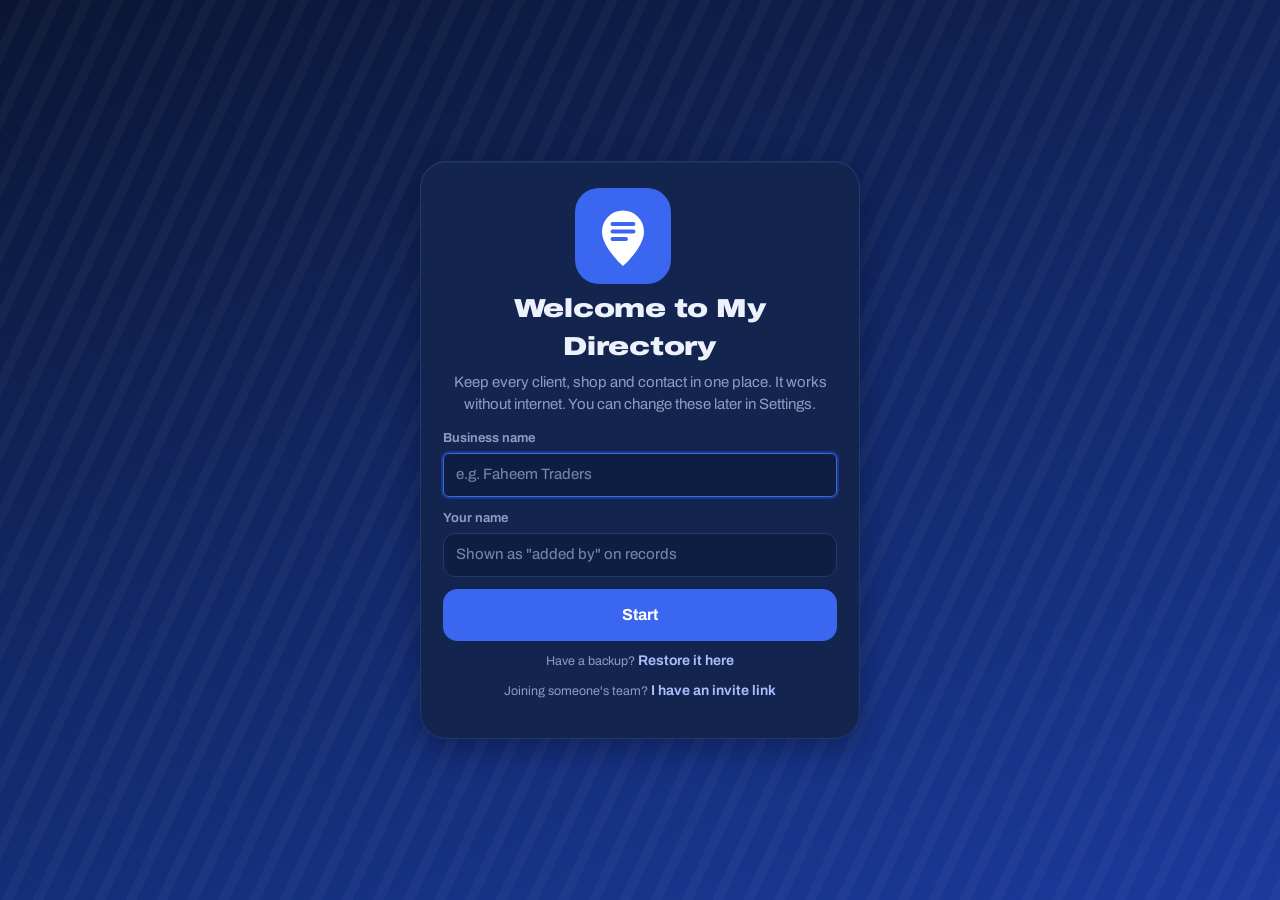
<file: 02_My_Directory_App/index.html>
<!doctype html>
<html lang="en" data-theme="dark">
<head>
  <meta charset="utf-8">
  <meta name="viewport" content="width=device-width, initial-scale=1, viewport-fit=cover">
  <meta name="theme-color" content="#0a1633">
  <meta name="description" content="My Directory — every client, shop and contact in one place, online or offline">
  <title>My Directory</title>
  <link rel="manifest" href="manifest.webmanifest">
  <link rel="icon" href="icons/icon-192.png">
  <link rel="apple-touch-icon" href="icons/icon-192.png">
  <meta name="apple-mobile-web-app-capable" content="yes">
  <meta name="mobile-web-app-capable" content="yes">
  <link rel="stylesheet" href="css/app.css">
  <link rel="stylesheet" href="css/dir.css">
</head>
<body>
  <div id="app"><div class="boot">Loading…</div></div>
  <noscript>Turn on JavaScript to use My Directory.</noscript>

  <script src="js/vendor/jszip.min.js"></script>
  <script src="js/vendor/pdf-lib.min.js"></script>
  <script src="js/config.js"></script>
  <script src="js/util.js"></script>
  <script src="js/db.js"></script>
  <script src="js/xlsx.js"></script>
  <script src="js/ui.js"></script>
  <script src="js/photos.js"></script>
  <script src="js/backup.js"></script>
  <script src="js/cloud.js"></script>
  <script src="js/sync.js"></script>
  <script src="js/app.js"></script>
  <script src="js/pages/home.js"></script>
  <script src="js/pages/directory.js"></script>
  <script src="js/pages/record.js"></script>
  <script src="js/pages/edit.js"></script>
  <script src="js/pages/settings.js"></script>
  <script src="js/pages/team.js"></script>
  <script src="js/pages/shared.js"></script>
</body>
</html>
</file>
<file: 02_My_Directory_App/css/app.css>
@keyframes roll{to{transform:rotate(360deg)}}@keyframes fade{0%{opacity:0}}@font-face{font-family:"Archivo";src:url(../fonts/archivo.woff)format("woff");font-weight:100 900;font-stretch:62% 125%;font-display:swap}:root{--bg:#0a1633;--bg-2:#0e1d42;--surface:#13254f;--surface-2:#182d5e;--line:#22396e;--ink:#edf1fb;--mute:#8e9cc2;--diamond:#3a66f0;--diamond-ink:#a9bdff;--red:#ff5468;--green:#2fd39a;--amber:#ffb547;--violet:#b98cff;--violet-ink:#d6c1ff;--rubber:#121b36;--blocks:#3a4f8c;--blocks-off:#2b3b68;--groove:#0a1229;--shadow:0 1px 0 rgba(255,255,255,.04) inset, 0 10px 30px rgba(3,8,25,.35);--r-lg:22px;--r-md:14px;--r-sm:10px;--rail:232px;color-scheme:dark;font-family:"Archivo",system-ui,-apple-system,"Segoe UI",Roboto,sans-serif}@media (prefers-color-scheme:light){:root:not([data-theme=dark]){--bg:#eef1f8;--bg-2:#e4e9f5;--surface:#ffffff;--surface-2:#f4f6fc;--line:#d8dff0;--ink:#0b1a3d;--mute:#5d6b8f;--diamond:#2347b8;--diamond-ink:#2347b8;--red:#d92d43;--green:#0f9d6b;--amber:#b86e00;--violet:#7b4fd6;--violet-ink:#6b3fc4;--rubber:#1a2033;--blocks:#3a4f8c;--blocks-off:#3a4562;--groove:#0c101d;--shadow:0 1px 2px rgba(11,26,61,.05), 0 8px 24px rgba(11,26,61,.07);color-scheme:light}}:root[data-theme=light]{--bg:#eef1f8;--bg-2:#e4e9f5;--surface:#ffffff;--surface-2:#f4f6fc;--line:#d8dff0;--ink:#0b1a3d;--mute:#5d6b8f;--diamond:#2347b8;--diamond-ink:#2347b8;--red:#d92d43;--green:#0f9d6b;--amber:#b86e00;--violet:#7b4fd6;--violet-ink:#6b3fc4;--rubber:#1a2033;--blocks:#3a4f8c;--blocks-off:#3a4562;--groove:#0c101d;--shadow:0 1px 2px rgba(11,26,61,.05), 0 8px 24px rgba(11,26,61,.07);color-scheme:light}*{box-sizing:border-box;-webkit-tap-highlight-color:transparent}body,html{margin:0;background:var(--bg);color:var(--ink)}body{min-height:100vh;font-size:15px;line-height:1.45;-webkit-font-smoothing:antialiased;font-variant-numeric:tabular-nums}[hidden]{display:none!important}a{color:var(--diamond-ink)}h1,h2,h3{font-weight:800;font-stretch:125%;letter-spacing:-.01em}h1,h2{margin:0}h3{font-size:16px}h3,p{margin:0 0 10px}button,input,select,textarea{font:inherit;color:inherit}:focus-visible{outline:2px solid var(--diamond-ink);outline-offset:2px;border-radius:6px}.brand span,.empty p,.muted{color:var(--mute)}.small{font-size:12.5px}.neg{color:var(--red)!important}.pos{color:var(--green)}.warn{color:var(--amber)}.r{text-align:right}.grow{flex:1 1 200px}.wide{font-stretch:125%}.boot{display:grid;place-items:center;height:100vh;color:var(--mute)}.top,.top-act{display:flex;align-items:center}.top{position:sticky;top:0;z-index:30;gap:12px;padding:calc(12px + env(safe-area-inset-top)) 18px 10px;background:color-mix(in srgb,var(--bg) 90%,transparent);backdrop-filter:blur(14px);-webkit-backdrop-filter:blur(14px)}.brand b,.top h1{font-weight:850;overflow:hidden;text-overflow:ellipsis;white-space:nowrap}.top h1{font-size:22px;flex:1}.top-act{gap:8px}.main,.side{display:flex;flex-direction:column}.main{min-height:100vh}#view{padding:4px 16px calc(110px + env(safe-area-inset-bottom));width:100%;max-width:1180px;margin:0 auto;outline:0}#view>*+*{margin-top:12px}.side{position:fixed;inset:0 auto 0 0;width:var(--rail);background:var(--bg-2);border-right:1px solid var(--line);z-index:40}.brand{display:flex;gap:10px;align-items:center;padding:16px 14px}.brand b{display:block;font-size:16px;font-stretch:125%;max-width:150px}.brand span{font-size:12px}.side nav{padding:6px 10px;overflow-y:auto;flex:1}.side nav a,.side-foot{color:var(--mute);display:flex}.side nav a{align-items:center;gap:12px;padding:10px 12px;text-decoration:none;border-radius:12px;font-weight:650;margin-bottom:2px;position:relative}.side nav a.on,.side nav a:hover{background:var(--surface);color:var(--ink)}.side nav a.on::before{content:"";position:absolute;left:-10px;top:9px;bottom:9px;width:3px;border-radius:0 3px 3px 0;background:repeating-linear-gradient(180deg,var(--diamond)0 4px,transparent 4px 6px)}.side nav a .nb{margin-left:auto}.side-foot{padding:12px 16px;border-top:1px solid var(--line);font-size:12px;justify-content:space-between}.bottom,.scrim{display:none}.nb{background:var(--red);color:#fff;border-radius:99px;font-size:10.5px;font-weight:700;padding:1px 6px;font-style:normal}@media (min-width:900px){.main{margin-left:var(--rail)}#view{padding:8px 28px 48px}.top{padding:16px 28px 12px}.only-mob{display:none!important}}@media (max-width:899px){.side{transform:translateX(-100%);transition:transform .2s;width:280px}.nav-open .side{transform:none}.nav-open .scrim{display:block;position:fixed;inset:0;background:rgba(3,8,25,.6);z-index:35}.hide-mob{display:none!important}.bottom{display:grid;grid-template-columns:repeat(5,1fr);position:fixed;bottom:0;left:0;right:0;z-index:30;background:color-mix(in srgb,var(--bg) 88%,transparent);backdrop-filter:blur(14px);-webkit-backdrop-filter:blur(14px);border-top:1px solid var(--line);padding:6px 4px calc(6px + env(safe-area-inset-bottom))}.bottom a{font-size:11px;font-weight:600;color:var(--mute);text-decoration:none;display:grid;justify-items:center;gap:4px;padding:7px 2px 5px;position:relative}.bottom a.on{color:var(--ink)}.bottom a.on::before{content:"";position:absolute;top:-7px;width:22px;height:3px;border-radius:0 0 3px 3px;background:repeating-linear-gradient(90deg,var(--diamond)0 4px,transparent 4px 6px)}.bottom .nb{position:absolute;top:1px;left:calc(50% + 6px)}}.bottom svg,.side svg{width:22px;height:22px;flex:none}.btn{display:inline-flex;align-items:center;justify-content:center;gap:7px;min-height:42px;padding:9px 16px;border-radius:var(--r-md);border:1px solid var(--line);background:var(--surface-2);color:var(--ink);font-weight:700;font-size:14px;cursor:pointer;text-decoration:none;white-space:nowrap}.btn svg{width:18px;height:18px}.btn:hover{border-color:color-mix(in srgb,var(--diamond) 50%,var(--line))}.btn.primary{background:var(--diamond);border-color:var(--diamond);color:#fff}.btn.green{background:var(--green);border-color:var(--green);color:#06221a}.btn.danger{background:var(--red);border-color:var(--red);color:#fff}.btn.ghost{background:0 0}.btn.danger.ghost,.btn.ghost.danger{background:0 0;color:var(--red);border-color:color-mix(in srgb,var(--red) 35%,var(--line))}.btn.big{min-height:52px;font-size:16px;padding:12px 20px}.btn.sm{min-height:34px;padding:5px 11px;font-size:13px;border-radius:var(--r-sm)}.btn:disabled{opacity:.5;cursor:not-allowed}.icon-btn,.link{border:0;background:0 0;cursor:pointer}.link{color:var(--diamond-ink);padding:0;font-weight:650;font-size:14px}.icon-btn{display:inline-grid;place-items:center;width:40px;height:40px;border-radius:50%;color:inherit;position:relative}.icon-btn:hover{background:var(--surface)}.icon-btn svg{width:21px;height:21px}.icon-btn.wa{color:var(--green)}.bell i{position:absolute;top:2px;right:0}input,select,textarea{width:100%;min-height:44px;padding:10px 12px;border:1px solid var(--line);border-radius:12px;background:var(--bg-2);color:var(--ink)}textarea{resize:vertical}input::placeholder,textarea::placeholder{color:color-mix(in srgb,var(--mute) 80%,transparent)}input:focus,select:focus,textarea:focus{border-color:var(--diamond);outline:2px solid color-mix(in srgb,var(--diamond) 30%,transparent);outline-offset:0}input[type=checkbox],input[type=radio]{width:auto;min-height:0;accent-color:var(--diamond)}.tbl td.r,.tbl th.r,input.num{text-align:right}input.xs{width:80px}.err,label{font-weight:650}label{display:flex;flex-direction:column;gap:5px;font-size:13px}label>input,label>select,label>textarea{font-weight:450;font-size:15px}label.chk{flex-direction:row;align-items:center;gap:9px;font-weight:550;color:var(--ink);font-size:14px}fieldset{border:1px solid var(--line);border-radius:var(--r-md);padding:10px 12px 12px;margin:0}legend{font-weight:800;font-size:12.5px;padding:0 6px}.err{color:var(--red);font-size:14px}hr{border:0;border-top:1px solid var(--line);margin:16px 0}.tag,label,legend{color:var(--mute)}.tag{font-style:normal;font-size:11px;font-weight:800;padding:2px 8px;border-radius:99px;white-space:nowrap;background:var(--surface-2);vertical-align:1px}.tag.restored{color:var(--violet-ink);background:color-mix(in srgb,var(--violet) 22%,transparent)}.tag.ws{color:var(--diamond-ink);background:color-mix(in srgb,var(--diamond) 20%,transparent)}.tag.ret{color:var(--red);background:color-mix(in srgb,var(--red) 16%,transparent)}.tag.mob,.tag.st-pending{color:var(--amber);background:color-mix(in srgb,var(--amber) 16%,transparent)}.tag.st-sent{background:color-mix(in srgb,var(--diamond) 20%,transparent)}.tag.st-done,.tag.st-received{color:var(--green);background:color-mix(in srgb,var(--green) 16%,transparent)}.tag.st-rejected{color:var(--red);background:color-mix(in srgb,var(--red) 16%,transparent)}.restored-row,tr.restored td:first-child{box-shadow:inset 3px 0 0 var(--violet)}tr.restored td{background:linear-gradient(90deg,color-mix(in srgb,var(--violet) 9%,transparent),transparent 60%)}.seg{display:inline-flex;background:var(--bg-2);border:1px solid var(--line);border-radius:12px;padding:3px;gap:2px}.seg label{flex-direction:row;color:inherit}.seg input{position:absolute;opacity:0;pointer-events:none}.seg span{padding:7px 13px;border-radius:9px;cursor:pointer;display:block;font-size:13.5px;font-weight:700;color:var(--mute)}.seg input:checked+span{background:var(--diamond);color:#fff}.seg input:focus-visible+span{outline:2px solid var(--diamond-ink)}.card{background:var(--surface);border:1px solid var(--line);border-radius:var(--r-lg);padding:16px;box-shadow:var(--shadow)}.card-h{display:flex;align-items:baseline;justify-content:space-between;gap:10px;margin-bottom:8px}.card-h h3{margin:0}.sumline,.toolbar{display:flex;flex-wrap:wrap}.toolbar{gap:8px;align-items:center;margin-bottom:12px}.toolbar label input,.toolbar label select,.toolbar>input,.toolbar>select{width:auto}.toolbar label{flex-direction:row;align-items:center;gap:6px}.sumline{gap:6px 18px;font-size:13.5px;color:var(--mute);margin:0 0 8px}.sumline span:first-child{color:var(--ink);font-weight:750}.tbl-wrap{overflow-x:auto;margin:0-6px}.tbl{width:100%;border-collapse:collapse;font-size:14.5px}.tbl small,.tbl th{color:var(--mute);font-size:12px}.tbl th{text-align:left;padding:8px;border-bottom:1px solid var(--line)}.tbl td{padding:11px 8px;border-bottom:1px solid color-mix(in srgb,var(--line) 70%,transparent);vertical-align:middle}.tabs a,.tbl td.r,.tbl th{font-weight:700}.tbl.compact td{padding:7px 8px}.tbl.click tbody tr{cursor:pointer}.tbl.click tbody tr:hover td{background:var(--surface-2)}.tbl tfoot td{font-weight:800;border-top:1px solid var(--line);border-bottom:0}.tbl small{display:block;font-weight:450}.tabs{display:flex;gap:6px;margin:0 0 14px;overflow-x:auto;padding-bottom:2px}.tabs a,.tbl th{white-space:nowrap}.tabs a{padding:8px 14px;text-decoration:none;border-radius:99px;border:1px solid var(--line)}.tabs a.on{color:#fff;background:var(--diamond);border-color:var(--diamond)}.row-btns{display:flex;flex-wrap:wrap;gap:8px;align-items:center}.note,.tabs a{font-size:13.5px}.note{background:color-mix(in srgb,var(--amber) 14%,transparent);color:var(--amber);border-radius:12px;padding:9px 12px;font-weight:600;margin:0}.lead{color:var(--mute);max-width:72ch}.two-col{display:grid;grid-template-columns:repeat(auto-fit,minmax(330px,1fr));gap:12px;align-items:start}.two-col>*+*{margin-top:0!important}.grid-form{display:grid;grid-template-columns:1fr 1fr;gap:12px}.grid-form .span2{grid-column:1/-1}.grid3{display:grid;grid-template-columns:repeat(3,1fr);gap:10px}.empty{text-align:center;padding:26px 10px}.empty-ic{font-size:34px}.kv{display:grid;grid-template-columns:auto 1fr;gap:4px 14px;margin-bottom:10px;font-size:14px}.kv span,.snoozed summary,.tabs a{color:var(--mute)}.page-h{font-size:24px;font-weight:850;margin:6px 2px 4px}.x3-wheel{display:block;overflow:visible}.x3-wheel .rubber{fill:none;stroke:var(--rubber);stroke-width:20}.x3-wheel .blocks{fill:none;stroke:var(--blocks-off);stroke-width:7;stroke-dasharray:9 4.823}.x3-wheel .blocks.b2{stroke-dasharray:7.4 4.161;stroke-dashoffset:5.8}.x3-wheel .groove{fill:none;stroke:var(--groove);stroke-width:1.4}.x3-wheel .rim{fill:var(--surface-2);stroke:var(--line);stroke-width:2;transition:fill .4s,stroke .4s}.x3-wheel .x3{fill:var(--mute);font-family:"Archivo",sans-serif;font-weight:900;font-stretch:125%;font-size:25px;transition:fill .4s}.x3-wheel .tread{transform-origin:60px 60px;transform-box:view-box}.x3-wheel.on .rim{fill:var(--diamond);stroke:color-mix(in srgb,var(--diamond) 60%,#fff)}.x3-wheel.on .x3{fill:#fff}.x3-wheel.on .blocks{stroke:var(--blocks)}.x3-wheel.on .tread{animation:roll 9s linear infinite}.x3-wheel.on.fast .tread{animation-duration:2.5s}@media (prefers-reduced-motion:reduce){.x3-wheel.on .tread{animation-duration:40s}}.greet-row{display:flex;justify-content:space-between;align-items:center;gap:12px;margin:6px 2px 0}.hello{font-size:13px;color:var(--mute)}.shop-name{font-size:clamp(25px,4vw,40px);font-weight:900;font-stretch:125%;line-height:1.05;letter-spacing:-.01em}.pill,.today b{color:var(--ink)}.hero,.pill{align-items:center}.pill{font-size:12px;font-weight:650;padding:6px 11px;border-radius:99px;background:var(--surface);display:inline-flex;gap:7px;border:1px solid var(--line);white-space:nowrap;cursor:pointer}.pill::before{content:"";width:7px;height:7px;border-radius:50%;background:var(--mute)}.hero-title.on .dot,.pill.good::before{background:var(--green);box-shadow:0 0 0 3px color-mix(in srgb,var(--green) 25%,transparent)}.pill.bad::before{background:var(--red)}.pill.wait::before{background:var(--amber)}.hero{display:grid;grid-template-columns:150px 1fr;gap:18px;padding:14px 0 4px}.hero .x3-wheel{width:150px;height:150px;cursor:pointer}.hero-title{font-size:20px;font-weight:850;font-stretch:125%;line-height:1.15}.hero-title .dot{display:inline-block;width:9px;height:9px;border-radius:50%;background:var(--mute);margin-right:8px;vertical-align:3px}.hero-title.on .dot{box-shadow:0 0 0 4px color-mix(in srgb,var(--green) 22%,transparent)}.hero-label,.hero-sub{font-size:13px;color:var(--mute);margin-top:3px}.hero-label{margin-top:12px}.hero-money{font-size:34px;font-weight:900;font-stretch:125%;color:var(--green);line-height:1.05}.hero-money.neg{color:var(--red)}.nudge p,.stat small,.stat span,.today{color:var(--mute)}.today{display:flex;flex-wrap:wrap;gap:4px 12px;margin-top:8px;font-size:12.5px}.today b{font-size:14px;margin-right:2px}.why-line{font-size:12px;color:var(--mute);margin:8px 0 0;line-height:1.4}.qa{display:grid;grid-template-columns:repeat(3,1fr);gap:8px}.qa .btn{padding:12px 6px}.alert-card{background:color-mix(in srgb,var(--red) 11%,var(--surface));border-color:color-mix(in srgb,var(--red) 45%,var(--line))}.alert-card .ac-row{display:flex;gap:14px;align-items:flex-start}.alert-card .ac-dot{width:20px;height:20px;border-radius:50%;background:var(--red);box-shadow:0 0 0 6px color-mix(in srgb,var(--red) 22%,transparent);flex:none;margin:4px 4px 0 6px}.alert-card b{font-size:16px;font-weight:800;font-stretch:112%}.alert-card .row-btns{justify-content:flex-end;margin-top:12px}.stats{display:grid;grid-template-columns:repeat(auto-fit,minmax(170px,1fr));gap:10px}.stats.mini{grid-template-columns:repeat(auto-fit,minmax(160px,1fr));margin-bottom:12px}.more-grid a,.stat{background:var(--surface);border:1px solid var(--line);border-radius:18px;text-decoration:none}.stat{display:block;padding:12px 14px;color:inherit;font:inherit;text-align:left;width:100%}.stat span{display:block;font-weight:650}.stat b{display:block;font-size:20px;font-weight:850;font-stretch:125%;margin:2px 0;white-space:nowrap;overflow:hidden;text-overflow:ellipsis}.stat small{font-size:11.5px}.stat.link{cursor:pointer}.stat.link:hover{border-color:color-mix(in srgb,var(--diamond) 50%,var(--line))}.stat .green,.stat b.pos{color:var(--green)}.stat b.warn{color:var(--amber)}.dash-grid{display:grid;grid-template-columns:1.3fr 1fr;gap:12px}.dash-grid>*{margin:0!important}.bars{width:100%;height:auto;display:block}.b-sale{fill:color-mix(in srgb,var(--diamond) 55%,transparent)}.b-profit{fill:var(--green)}.b-lbl{font-size:10.5px;fill:var(--mute);font-family:"Archivo",sans-serif}.b-axis{stroke:var(--line)}.legend,.more-grid a small{color:var(--mute);font-size:12px}.legend{display:flex;align-items:center;gap:6px}.legend i{display:inline-block;width:10px;height:10px;border-radius:3px;margin-left:6px}.lg-sale{background:color-mix(in srgb,var(--diamond) 55%,transparent)}.lg-profit{background:var(--green)}.nudge{display:flex;flex-wrap:wrap;justify-content:space-between;align-items:center;gap:12px;border-color:color-mix(in srgb,var(--diamond) 50%,var(--line))}.nudge p{margin:0}.more-grid{display:grid;grid-template-columns:repeat(auto-fill,minmax(150px,1fr));gap:10px}.more-grid a{display:grid;gap:8px;padding:16px;color:var(--ink);font-weight:750;position:relative}.more-grid a svg{width:26px;height:26px;color:var(--diamond-ink)}.more-grid a small{font-weight:500}.more-grid .nb{position:absolute;top:12px;right:12px}.bill-wrap{display:grid;grid-template-columns:1fr 340px;gap:12px;align-items:start}.bill-wrap>*{margin:0!important}.bill-head{display:flex;flex-wrap:wrap;gap:8px;align-items:center;margin-bottom:12px}.sm-in{width:auto;max-width:170px;min-height:40px}.chosen small,.doc-no,.tot dt{color:var(--mute)}.doc-no{margin-left:auto;font-weight:850;font-stretch:125%}.bill-main.is-return{border-color:color-mix(in srgb,var(--red) 50%,var(--line))}.bill-main.is-return .doc-no::after{content:" · Return";color:var(--red)}.party-box{display:flex;gap:8px;margin-bottom:10px;flex-wrap:wrap}.party-box>input{flex:1 1 200px}.chosen{flex:1;display:flex;align-items:center;justify-content:space-between;gap:10px;background:color-mix(in srgb,var(--diamond) 14%,var(--surface));border:1px solid color-mix(in srgb,var(--diamond) 45%,var(--line));border-radius:16px;padding:8px 8px 8px 14px}.chosen small{display:block;font-size:12.5px}.item-search{position:relative;margin-bottom:8px}.item-search .si{position:absolute;left:13px;top:14px;color:var(--mute);z-index:1}.item-search .si svg{width:20px;height:20px}.item-search input{min-height:50px;padding-left:42px;font-size:16px}.lines td{padding:8px 6px}.lines .ln-n{color:var(--mute);width:28px}.lines .ln-name b{font-weight:700}.lines input{min-height:38px;padding:6px 9px;width:96px}.lines input.qty{width:76px}.lines input.below{border-color:var(--red);background:color-mix(in srgb,var(--red) 12%,var(--bg-2))}.lines .amt{font-weight:850;font-stretch:112%;white-space:nowrap}.noline td{color:var(--mute);text-align:center;padding:26px 10px!important;border:0}#note{margin-top:10px;min-height:42px}.bill-side{position:sticky;top:76px}.tot{display:grid;grid-template-columns:1fr auto;gap:7px 12px;align-items:center;margin:0 0 14px}.tot dt{font-size:14px}.tot dt label{font-size:14px;font-weight:450}.tot dd,.tot dd input{text-align:right;font-weight:700}.tot dd{margin:0;font-size:15px}.tot dd input{width:130px;min-height:40px}.tot .big{font-size:19px;font-weight:900;font-stretch:125%;color:var(--ink)}.tot .strong{font-weight:800;color:var(--ink)}.party-bal b,.tot .hl{color:var(--amber)}.tot.small{max-width:340px;margin-left:auto}.print-size{margin-bottom:12px}.bill-btns{display:grid;gap:8px}.kbd-hint{font-size:12px;color:var(--mute);text-align:center;margin:10px 0 0}.picker-wrap{position:relative}.picker-list{position:absolute;left:0;right:0;top:calc(100% + 6px);z-index:60;background:var(--surface-2);border:1px solid var(--line);border-radius:16px;box-shadow:0 18px 40px rgba(3,8,25,.45);max-height:340px;overflow-y:auto;padding:4px}.picker-row{display:grid;grid-template-columns:1fr auto auto;grid-template-areas:"n q r""m q r";gap:0 14px;padding:9px 12px;cursor:pointer;border-radius:12px}.picker-row.act,.picker-row:hover{background:color-mix(in srgb,var(--diamond) 22%,transparent)}.pk-name{grid-area:n;font-weight:700}.pk-meta,.pk-qty{grid-area:m;font-size:12px;color:var(--mute)}.pk-qty{grid-area:q;align-self:center;font-size:12.5px}.pk-qty.neg{color:var(--red)}.pk-rate{grid-area:r;align-self:center;font-weight:850;min-width:60px;text-align:right}.party-head{display:grid;grid-template-columns:1fr auto;gap:10px 20px;align-items:end}.party-head h2{font-size:26px}.party-head .row-btns{grid-column:1/-1}.party-bal{text-align:right}.party-bal span,.stat span{font-size:12px}.party-bal b{font-size:28px;font-weight:900;font-stretch:125%;white-space:nowrap}.alert-tools{display:flex;justify-content:space-between;align-items:center;margin-bottom:8px;font-weight:700}.a-act,.alert-row{display:flex;flex-wrap:wrap}.alert-row{justify-content:space-between;gap:8px;padding:11px 0;border-bottom:1px solid var(--line)}.a-name small,.party-bal span{display:block;color:var(--mute)}.a-act{gap:6px;align-items:center}.a-act select{width:auto;min-height:34px;padding:4px 8px;font-size:13px}.snoozed{margin-top:12px}.snoozed summary{cursor:pointer;font-weight:700}.steps{padding-left:22px;margin:0}.steps>li{margin-bottom:18px}.steps>li>b{font-size:15.5px}.map-grid,.steps .row-btns,.steps .toolbar{margin-top:8px}.map-grid{display:grid;grid-template-columns:repeat(auto-fill,minmax(210px,1fr));gap:10px}.opts{display:flex;flex-wrap:wrap;gap:12px;margin-top:8px}.opts label:not(.chk){min-width:210px}.res{padding-left:20px;line-height:1.8}.bk-grid{display:grid;grid-template-columns:repeat(3,1fr);gap:10px;margin:10px 0}.bk{text-align:left;padding:16px;border:1px solid var(--line);border-radius:18px;background:var(--surface-2);cursor:pointer;color:var(--ink)}.bk:hover{border-color:var(--diamond)}.bk b{display:block;font-size:24px;font-weight:900;font-stretch:125%}.adv summary,.bk span{color:var(--mute);font-size:13px}.bk.busy{opacity:.5;pointer-events:none}.adv{margin-top:14px}.adv summary{cursor:pointer;font-size:13.5px}.adv textarea{font:12px/1.4 ui-monospace,Consolas,monospace;margin-bottom:8px}.bin-row{display:grid;grid-template-columns:1fr auto;gap:2px 12px;padding:12px 0;border-bottom:1px solid var(--line);align-items:center}.bin-row:last-child{border-bottom:0}.bin-row .t{font-weight:750}.bin-row .d{font-size:12.5px;color:var(--mute)}.bin-row .acts{grid-row:1/span 2;grid-column:2;display:flex;gap:6px}.modal footer,.range{display:flex;gap:6px;flex-wrap:wrap}.range select{width:auto}.range input[type=date]{width:auto;display:none}.range.custom input[type=date]{display:block}#toasts,.modal-back{position:fixed;display:grid}.modal-back{inset:0;background:rgba(3,8,25,.6);backdrop-filter:blur(2px);z-index:300;place-items:center;padding:16px;animation:fade .12s}.modal{background:var(--surface);border:1px solid var(--line);border-radius:22px;width:min(520px,100%);max-height:calc(100vh - 32px);display:flex;flex-direction:column;box-shadow:0 24px 60px rgba(3,8,25,.5)}.modal.wide{width:min(760px,100%)}.modal header{display:flex;align-items:center;justify-content:space-between;padding:16px 18px 8px}.modal header h3{margin:0;font-size:19px}.modal-body{padding:8px 18px 14px;overflow-y:auto}.modal footer{justify-content:flex-end;gap:8px;padding:12px 18px 16px;border-top:1px solid var(--line)}#toasts{left:50%;bottom:calc(92px + env(safe-area-inset-bottom));transform:translateX(-50%);z-index:400;gap:8px;width:min(440px,calc(100% - 24px))}.toast{background:var(--ink);color:var(--bg);padding:11px 16px;border-radius:14px;font-size:14px;font-weight:650;box-shadow:var(--shadow);transition:opacity .3s,transform .3s}.toast.err{background:var(--red);color:#fff}.toast.warn{background:var(--amber);color:#241500}.toast.out{opacity:0;transform:translateY(8px)}.toast.action{display:flex;justify-content:space-between;align-items:center;gap:10px}@media (min-width:900px){#toasts{bottom:28px}}.setup{position:fixed;inset:0;z-index:150;display:grid;place-items:center;padding:16px;overflow-y:auto;background:repeating-linear-gradient(115deg,transparent 0 18px,rgba(255,255,255,.03) 18px 28px),linear-gradient(160deg,var(--bg),#1b3a9c)}.setup-card{background:var(--surface);border:1px solid var(--line);border-radius:26px;padding:26px 22px;width:min(440px,100%);text-align:center;box-shadow:var(--shadow)}.setup-card.narrow{width:min(340px,100%)}.setup-logo{width:130px;margin:0 auto 6px}.setup-card h2{font-size:26px;font-weight:900;margin-bottom:6px}.setup-card p{color:var(--mute)}.setup-card form{display:grid;gap:12px;text-align:left;margin:14px 0 10px}@media (max-width:1100px){.dash-grid{grid-template-columns:1fr}}@media (max-width:560px){.stats{grid-template-columns:repeat(2,1fr)}}@media (max-width:899px){.bill-wrap{grid-template-columns:1fr}.bill-side{position:static}.card{padding:14px}.bk-grid{grid-template-columns:1fr}}@media (max-width:560px){.hero{grid-template-columns:128px 1fr;gap:14px}.hero .x3-wheel{width:128px;height:128px}.hero-money{font-size:28px}.grid-form,.grid3,.party-head{grid-template-columns:1fr}.lines tr{display:grid;grid-template-columns:1fr 1.2fr auto auto;gap:6px 8px;align-items:center;padding:10px 0;border-bottom:1px solid var(--line)}.lines td{border:0;padding:0!important}.lines input,.lines input.qty{width:100%}.lines .amt{min-width:64px;text-align:right}.lines .ln-n,.lines thead{display:none}.lines .ln-name{grid-column:1/-1}.lines .noline,.lines .noline td{display:block}.party-bal{text-align:left}.modal-back{padding:0;place-items:end stretch}.modal{border-radius:22px 22px 0 0;max-height:92vh;width:100%}.toolbar>*{flex:1 1 140px}.top h1{font-size:19px}}@media print{.bottom,.side,.top{display:none}.main{margin:0}}.lock .setup-card .x3-wheel{margin:0 auto 8px;display:block}.who-list{display:grid;gap:8px;margin:14px 0 4px}.who{display:flex;justify-content:space-between;align-items:center;gap:10px;padding:14px 16px;border-radius:16px;border:1px solid var(--line);background:var(--surface-2);color:var(--ink);cursor:pointer;font:inherit;text-align:left}.acc:hover,.who:hover{border-color:var(--diamond)}.acc b,.who b{font-size:16px;font-weight:800;font-stretch:112%}.choose span,.who small{color:var(--mute);font-size:12px}.perm-grid{display:grid;grid-template-columns:repeat(auto-fill,minmax(200px,1fr));gap:10px 14px;margin-top:4px}.user-chip{cursor:pointer;font:inherit;font-size:12.5px;font-weight:700}.user-chip::before{background:var(--diamond-ink)}.top.home h1{visibility:hidden}.acc-grid{display:grid;grid-template-columns:repeat(auto-fill,minmax(220px,1fr));gap:10px}.acc{display:grid;gap:4px;padding:16px;border-radius:18px;border:1px solid var(--line);background:var(--surface-2);color:var(--ink);text-decoration:none}.acc-k{font-size:12px;color:var(--mute);font-weight:650}.acc-b{font-size:22px;font-weight:900;font-stretch:125%;color:var(--green)}.acc-b.neg{color:var(--red)}.modal .tbl-wrap{overflow:visible}.jv-lines input.num{width:120px}.jv-lines td{vertical-align:top}@media (max-width:560px){.jv-lines thead{display:none}.jv-lines tbody tr{display:grid;grid-template-columns:1fr 1fr auto;gap:6px;padding:10px 0;border-bottom:1px solid var(--line)}.jv-lines tbody td{border:0;padding:0}.jv-lines tbody td:first-child{grid-column:1/-1}.jv-lines input.num{width:100%}.jv-lines input.jv-d::placeholder{color:var(--mute)}.tabs{flex-wrap:wrap;overflow:visible}.jv-lines tfoot td{padding:8px 0}}.nowrap{white-space:nowrap}.acc.add{place-content:center;font:inherit;font-weight:750;color:var(--diamond-ink, var(--diamond));border-style:dashed;background:0 0;cursor:pointer;min-height:96px}.oth-group+.oth-group{margin-top:18px}.oth-group .sumline span .muted{font-weight:500;margin-left:6px}.choose2{display:grid;gap:12px;grid-template-columns:1fr 1fr}@media (max-width:560px){.choose2{grid-template-columns:1fr}}.choose{display:grid;gap:6px;text-align:left;padding:18px;border-radius:18px;border:1px solid var(--line);background:var(--surface-2);color:var(--ink);font:inherit;cursor:pointer}.choose b{font-size:18px;font-weight:850;font-stretch:115%}.choose span{font-size:13px}.choose.in b{color:var(--green)}.choose.out b{color:var(--amber)}.choose:focus-visible,.choose:hover{border-color:var(--diamond);outline:0}.rep-ctrl{display:flex;flex-wrap:wrap;gap:8px;align-items:center}.rep-ctrl select{width:auto;min-width:140px}.tbl tr.sec td{font-weight:800;color:var(--diamond-ink);padding-top:18px;font-stretch:112%}.tbl tr.big td{font-weight:900;font-size:16px}.lines-count{font-weight:600;margin-left:4px}.erase-steps{margin:0 0 12px;padding-left:20px;display:grid;gap:4px}.img-pick,.yr-list{display:grid;gap:6px}.yr-list{margin:8px 0}.img-pick{align-content:start}.img-pick>span{font-size:13px;font-weight:650;color:var(--mute)}.ip-box{height:84px;border:1px dashed var(--line);border-radius:12px;display:grid;place-items:center;background:#fff;overflow:hidden}.ip-box img{max-height:76px;max-width:90%}.ip-box em{color:#8e9cc2;font-size:12px}.tag.over{background:color-mix(in srgb,var(--red) 18%,transparent);color:var(--red)}.party-bal small{display:block;font-size:12px;margin-top:2px}.alert-card.claim{background:color-mix(in srgb,var(--amber) 11%,var(--surface));border-color:color-mix(in srgb,var(--amber) 45%,var(--line))}.alert-card.claim .ac-dot{background:var(--amber);box-shadow:0 0 0 6px color-mix(in srgb,var(--amber) 22%,transparent)}.ord-g+.ord-g{margin-top:14px}.tag.st-sent{background:color-mix(in srgb,var(--amber) 18%,transparent);color:var(--amber)}.bk-safe{border-color:color-mix(in srgb,var(--green) 45%,var(--line));background:color-mix(in srgb,var(--green) 9%,var(--surface));line-height:1.5}.bk-to{display:grid;grid-template-columns:repeat(4,1fr);gap:10px;margin:12px 0 6px}@media (max-width:700px){.bk-to{grid-template-columns:1fr 1fr}}.bk-t{display:grid;gap:6px;justify-items:center;padding:16px 8px;border:1px solid var(--line);border-radius:18px;background:var(--surface-2);color:var(--ink);font:inherit;cursor:pointer}.bk-t:hover{border-color:var(--diamond)}.bk-t.busy{opacity:.5;pointer-events:none}.bk-t .i{font-size:22px;line-height:1;color:var(--diamond-ink)}.bk-t .i svg{width:24px;height:24px}.bk-t b{font-size:14px;font-weight:800}.bk-ready{background:color-mix(in srgb,var(--green) 10%,var(--surface));border-color:color-mix(in srgb,var(--green) 45%,var(--line))}.bk-zip{margin:4px 0 2px;padding:10px 14px;border-radius:14px;background:color-mix(in srgb,var(--diamond) 14%,transparent);border:1px solid color-mix(in srgb,var(--diamond) 40%,var(--line))}.bk-other{display:flex;flex-wrap:wrap;gap:8px;align-items:center;margin-top:10px;padding-top:10px;border-top:1px dashed var(--line)}
</file>
<file: 02_My_Directory_App/css/dir.css>
@keyframes md-spin{to{transform:rotate(360deg)}}.lbl{display:block;font-size:13px;font-weight:650;color:var(--mute);margin-bottom:6px}.biz-logo,.md-mark{display:block;border-radius:22%;flex:none}.biz-logo{object-fit:contain;background:#fff}.side-foot{display:flex;justify-content:space-between;padding:12px 16px;font-size:12px;color:var(--mute);margin-top:auto}.top .icon-btn,a.side-foot{text-decoration:none}.biz{display:grid;grid-template-columns:auto 1fr;gap:16px;align-items:center;padding:10px 0 6px}.biz-logo-wrap .biz-logo,.biz-logo-wrap .md-mark{width:84px;height:84px}.hello{margin:0;color:var(--mute);font-size:13.5px}.shop-name{font-size:26px;font-weight:900;font-stretch:125%;line-height:1.1;overflow-wrap:anywhere}.alert-card{display:grid;grid-template-columns:auto 1fr auto;gap:12px;align-items:center;padding:12px 14px;border-radius:18px;border:1px solid var(--line);background:var(--surface);color:var(--ink);text-decoration:none}.alert-card .ac-dot{width:10px;height:10px;border-radius:50%;background:var(--green)}.alert-card.due{border-color:color-mix(in srgb,var(--amber) 55%,var(--line))}.alert-card.due .ac-dot{background:var(--amber)}.alert-card.late{border-color:color-mix(in srgb,var(--red) 60%,var(--line));background:color-mix(in srgb,var(--red) 9%,var(--surface))}.alert-card.late .ac-dot{background:var(--red)}.dash-grid{display:grid;grid-template-columns:1fr 1fr;gap:12px;align-items:start}.bar-row{display:grid;grid-template-columns:minmax(70px,34%) 1fr auto;gap:10px;align-items:center;padding:6px 0;color:var(--ink);text-decoration:none;font-size:14px}.bar-l{overflow:hidden;text-overflow:ellipsis;white-space:nowrap}.bar-t,.bar-t i{border-radius:99px}.bar-t{height:8px;background:var(--bg-2);overflow:hidden}.bar-t i{display:block;height:100%;background:var(--diamond)}.bar-row b{min-width:28px;text-align:right;font-variant-numeric:tabular-nums}.search-bar{position:sticky;top:58px;z-index:20;display:flex;align-items:center;gap:8px;background:var(--surface);border:1px solid var(--line);border-radius:16px;padding:4px 6px 4px 12px;box-shadow:var(--shadow)}.search-bar .si{color:var(--mute);display:grid}.search-bar input{border:0;background:0 0;box-shadow:none;padding:10px 4px;font-size:16px;min-width:0;flex:1}.search-bar input:focus{outline:0;box-shadow:none}.search-bar:focus-within{border-color:var(--diamond)}.filters{margin-bottom:4px}.filters select{flex:1 1 150px;min-width:0}.sumline{display:flex;justify-content:space-between;align-items:center;gap:10px;flex-wrap:wrap;font-size:13px;color:var(--mute);padding:0 4px}.list-card{padding:4px 0}.list-card>.btn{margin:10px 16px 12px;width:calc(100% - 32px)}.rec-row{display:grid;grid-template-columns:44px 1fr auto;gap:12px;align-items:center;padding:10px 16px;color:var(--ink);text-decoration:none;border-bottom:1px solid var(--line)}.rec-row:last-child{border-bottom:0}.rec-row:hover{background:var(--surface-2)}.rr-main{min-width:0;display:grid;gap:1px}.rr-main b,.rr-main small{overflow:hidden;text-overflow:ellipsis;white-space:nowrap}.rr-main b{font-weight:750}.rr-main small,.rr-side em{color:var(--mute);font-size:12.5px}.rr-side{display:grid;justify-items:end;gap:3px}.rr-side em{font-style:normal;font-size:12px;font-variant-numeric:tabular-nums}.av{border-radius:12px;object-fit:cover;flex:none;background:var(--bg-2)}.av-l,.fab{display:grid;place-items:center}.av-l{font-weight:850;font-stretch:125%;color:var(--diamond-ink);background:color-mix(in srgb,var(--diamond) 18%,var(--bg-2));font-size:18px}.fab{position:fixed;right:16px;bottom:calc(84px + env(safe-area-inset-bottom));width:56px;height:56px;border-radius:18px;background:var(--diamond);color:#fff;box-shadow:0 10px 26px rgba(3,8,25,.45);z-index:25}.fab svg{width:26px;height:26px}.rec-head{display:grid;grid-template-columns:auto 1fr;gap:14px;align-items:center}.rec-head h2{font-size:22px;overflow-wrap:anywhere}.rec-head p{margin:2px 0 0}.rec-head .av-l{font-size:28px}.rec-head .av,.rec-head .av-l{border-radius:18px}.rh-acts{grid-column:1/-1}.phone-row{display:flex;justify-content:space-between;align-items:center;gap:10px;flex-wrap:wrap;padding:8px 0;border-bottom:1px solid var(--line)}.phone-row:last-child{border-bottom:0;padding-bottom:0}.phone-row b{font-size:17px;font-variant-numeric:tabular-nums}.rec-kv{grid-template-columns:minmax(96px,auto) 1fr;gap:10px 16px;margin:0}.rec-kv div{overflow-wrap:anywhere;min-width:0}.pics{display:grid;grid-template-columns:repeat(4,1fr);gap:10px}.pic,button.ip-box{cursor:pointer;padding:0}.pic{border:1px solid var(--line);border-radius:14px;overflow:hidden;background:var(--bg-2);display:grid;color:var(--mute);font-size:12px}.pic img,.slot-box img{width:100%;object-fit:cover;display:block}.pic img{aspect-ratio:4/3}.pic span{padding:6px 8px;text-align:left}.rec-foot{padding:0 4px}.note{padding:10px 14px;border-radius:14px;border:1px solid var(--line);background:var(--surface);font-size:14px}.warn-note{border-color:color-mix(in srgb,var(--amber) 55%,var(--line));background:color-mix(in srgb,var(--amber) 10%,var(--surface))}.multi,.rec-form{display:grid;gap:12px}.multi{gap:8px;margin-bottom:8px}.multi-row{display:grid;grid-template-columns:1fr auto;gap:6px;align-items:center}.link-row{grid-template-columns:minmax(0,1fr) minmax(0,1.6fr) auto}.loc-set{display:flex;flex-wrap:wrap;gap:8px 14px;align-items:center;margin-bottom:10px}.loc-set .pill{cursor:default;white-space:normal}.slots{display:grid;grid-template-columns:repeat(4,1fr);gap:10px}.slot{display:grid;gap:4px;justify-items:start}.slot-box{width:100%;aspect-ratio:4/3;border:1.5px dashed var(--line);border-radius:14px;background:var(--bg-2);color:var(--mute);cursor:pointer;padding:0;overflow:hidden;display:grid;place-items:center}.slot-box:hover{border-color:var(--diamond)}.slot-box.busy{opacity:.5}.slot-box img{height:100%}.slot-empty{display:grid;justify-items:center;gap:2px;font-size:12px}.slot-empty em{font-style:normal}.slot-l{font-size:12.5px;font-weight:650;color:var(--mute)}.save-bar{position:sticky;bottom:calc(70px + env(safe-area-inset-bottom));z-index:20;display:flex;gap:10px;justify-content:flex-end;padding:10px;border-radius:18px;background:color-mix(in srgb,var(--bg) 90%,transparent);backdrop-filter:blur(12px);-webkit-backdrop-filter:blur(12px);border:1px solid var(--line)}.save-bar .btn.primary{flex:1 1 auto;max-width:320px}.biz-set{display:flex;gap:16px;align-items:flex-start;flex-wrap:wrap}.biz-set .img-pick{width:110px}button.ip-box{width:100%}.tag.st-done{color:var(--green);background:color-mix(in srgb,var(--green) 16%,transparent)}.viewer{position:fixed;inset:0;z-index:200;background:#050b1c;color:#edf1fb;display:grid;grid-template-rows:auto 1fr auto}.viewer footer,.viewer header{display:flex;align-items:center;gap:8px;padding:calc(10px + env(safe-area-inset-top)) 14px 10px}.viewer footer{justify-content:space-between;padding:10px 14px calc(12px + env(safe-area-inset-bottom));min-height:12px}.viewer .v-title{overflow:hidden;text-overflow:ellipsis;white-space:nowrap}.viewer .btn,.viewer .icon-btn{color:#edf1fb;background:rgba(255,255,255,.08);border-color:rgba(255,255,255,.14)}.busy,.v-stage{display:grid;place-items:center}.v-stage{overflow:auto;min-height:0}.v-stage img{max-width:100%;max-height:100%;object-fit:contain}.busy{position:fixed;inset:0;z-index:300;background:rgba(3,8,25,.72);padding:20px}.busy-card{background:var(--surface);border:1px solid var(--line);border-radius:22px;padding:22px 26px;display:grid;justify-items:center;gap:12px;min-width:240px;text-align:center}.busy-card p{margin:0;font-weight:650}.spin{width:34px;height:34px;border-radius:50%;border:3px solid var(--line);border-top-color:var(--diamond);animation:md-spin .9s linear infinite}@media (prefers-reduced-motion:reduce){.spin{animation-duration:3s}}.folder-box{border-top:1px solid var(--line);margin-top:14px}.alert-card>button.btn,.btn.danger.ghost,.btn.ghost.danger{white-space:nowrap}@media (min-width:900px){.save-bar{bottom:12px}.search-bar{top:70px}}@media (max-width:1100px){.dash-grid{grid-template-columns:1fr}}@media (max-width:560px){.pics,.slots{grid-template-columns:repeat(2,1fr)}.link-row{grid-template-columns:1fr auto}.link-row [data-lu]{grid-column:1;grid-row:2}.link-row .icon-btn{grid-row:1/span 2;grid-column:2}.shop-name{font-size:22px}.biz-logo-wrap .biz-logo,.biz-logo-wrap .md-mark{width:68px;height:68px}.bin-row{grid-template-columns:1fr}.bin-row .acts{grid-row:auto;grid-column:1;margin-top:6px}.alert-card{grid-template-columns:auto 1fr}.alert-card .btn{display:none}}.is-member [data-r=backup],.is-member [data-r=import]{display:none}.chk.sw{display:flex;gap:12px;align-items:flex-start;padding:10px 0;border-bottom:1px solid var(--line)}.chk.sw:last-child{border-bottom:0}.chk.sw input{width:22px;height:22px;margin-top:2px;flex:none}.pic.away{cursor:default;opacity:.85}.pic.away img{filter:blur(.4px)}.alert-card.ok .ac-dot{background:var(--green)}.pstate{display:block;font-style:normal;font-size:11px;font-weight:700;color:var(--amber)}.pstate.s1{color:var(--diamond-ink)}.pstate.s2{color:var(--green)}.rec-row.as-btn{width:100%;background:0 0;border:0;border-bottom:1px solid var(--line);text-align:left;cursor:pointer;font:inherit}.pic select{margin:6px;width:calc(100% - 12px)}
</file>
